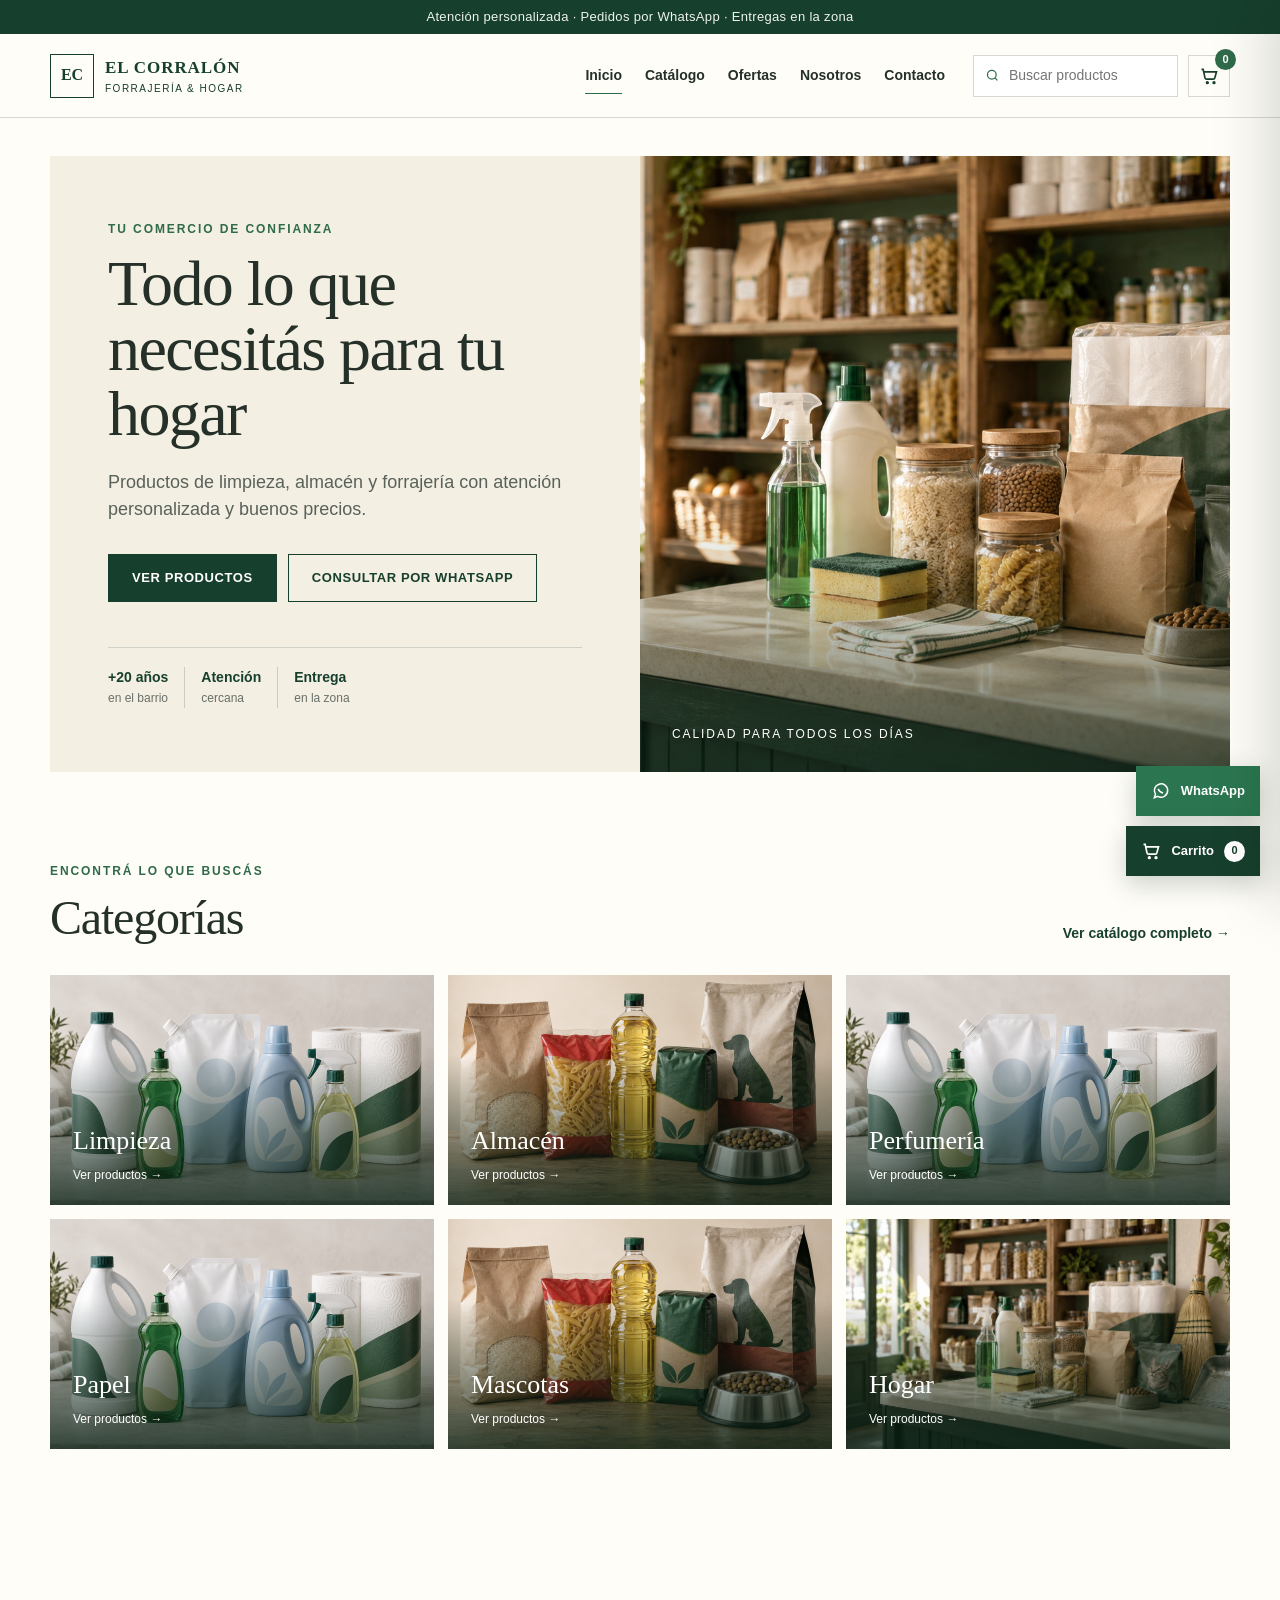
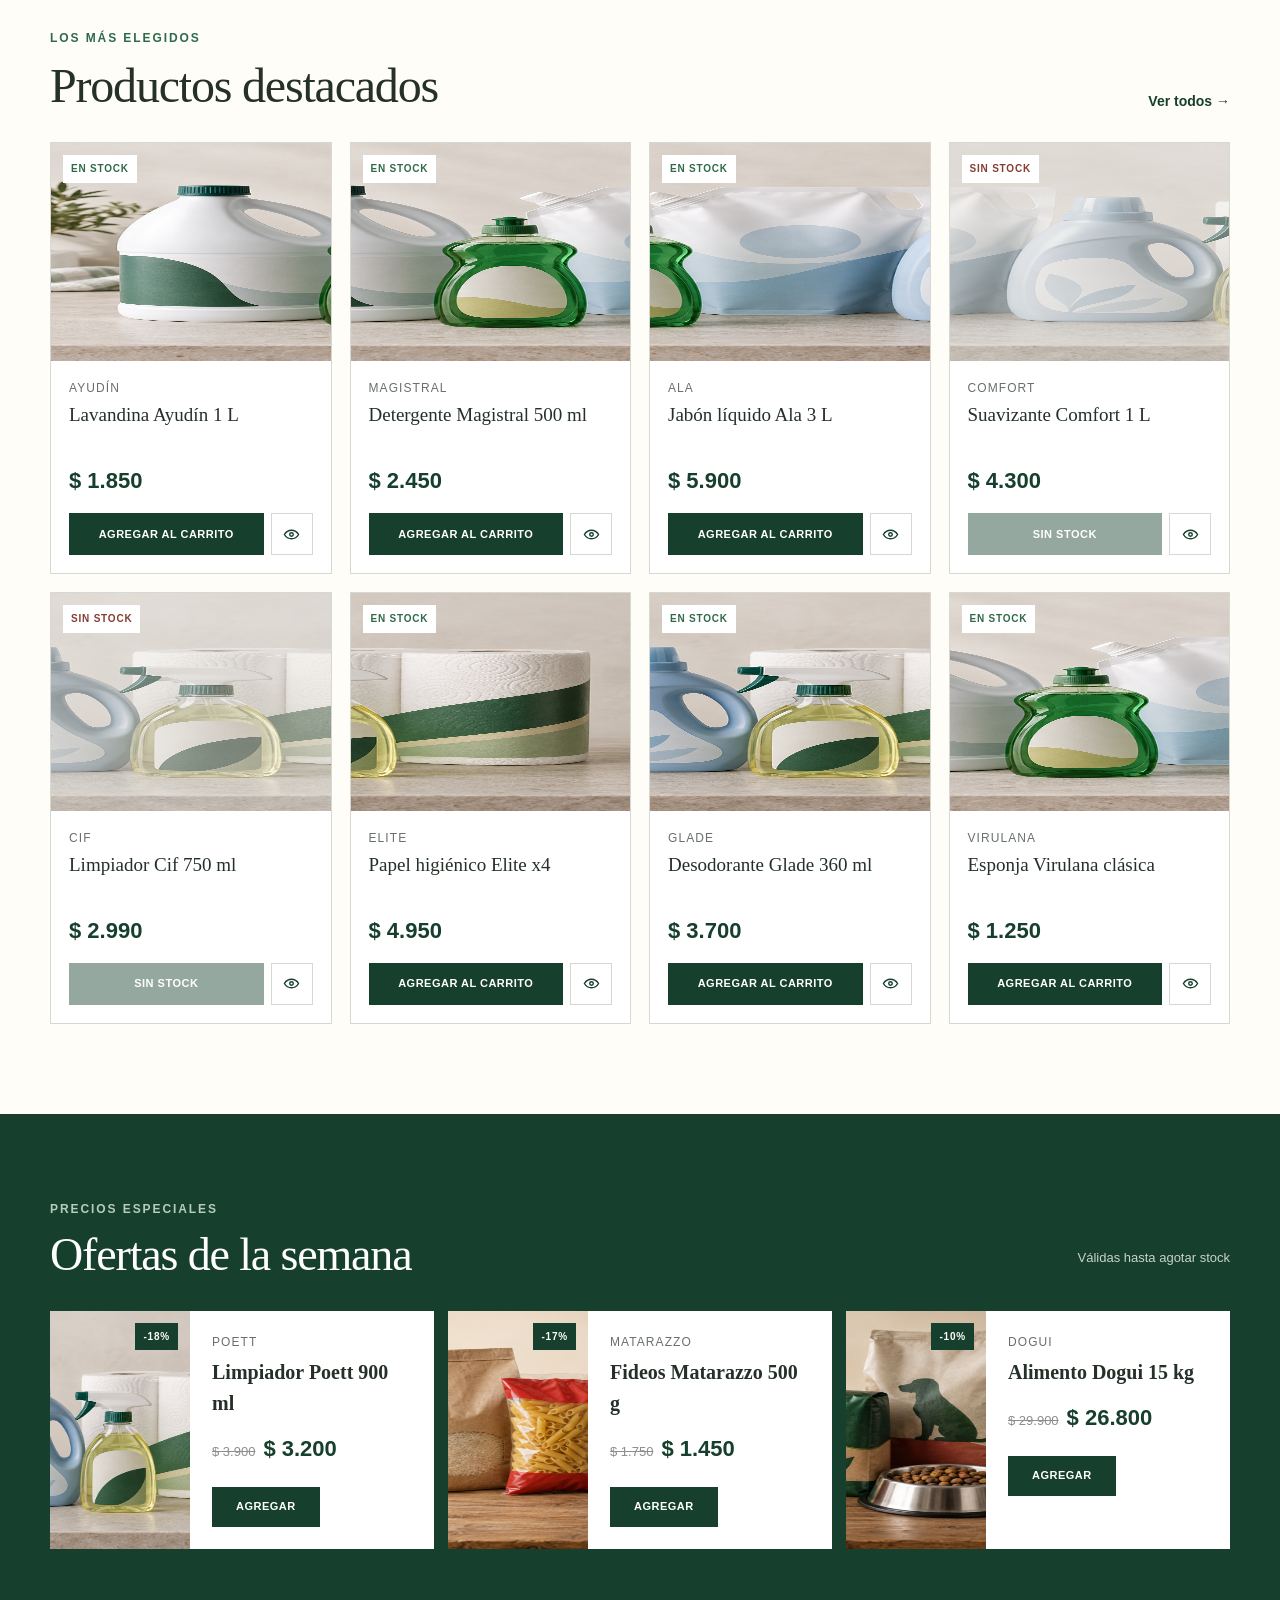
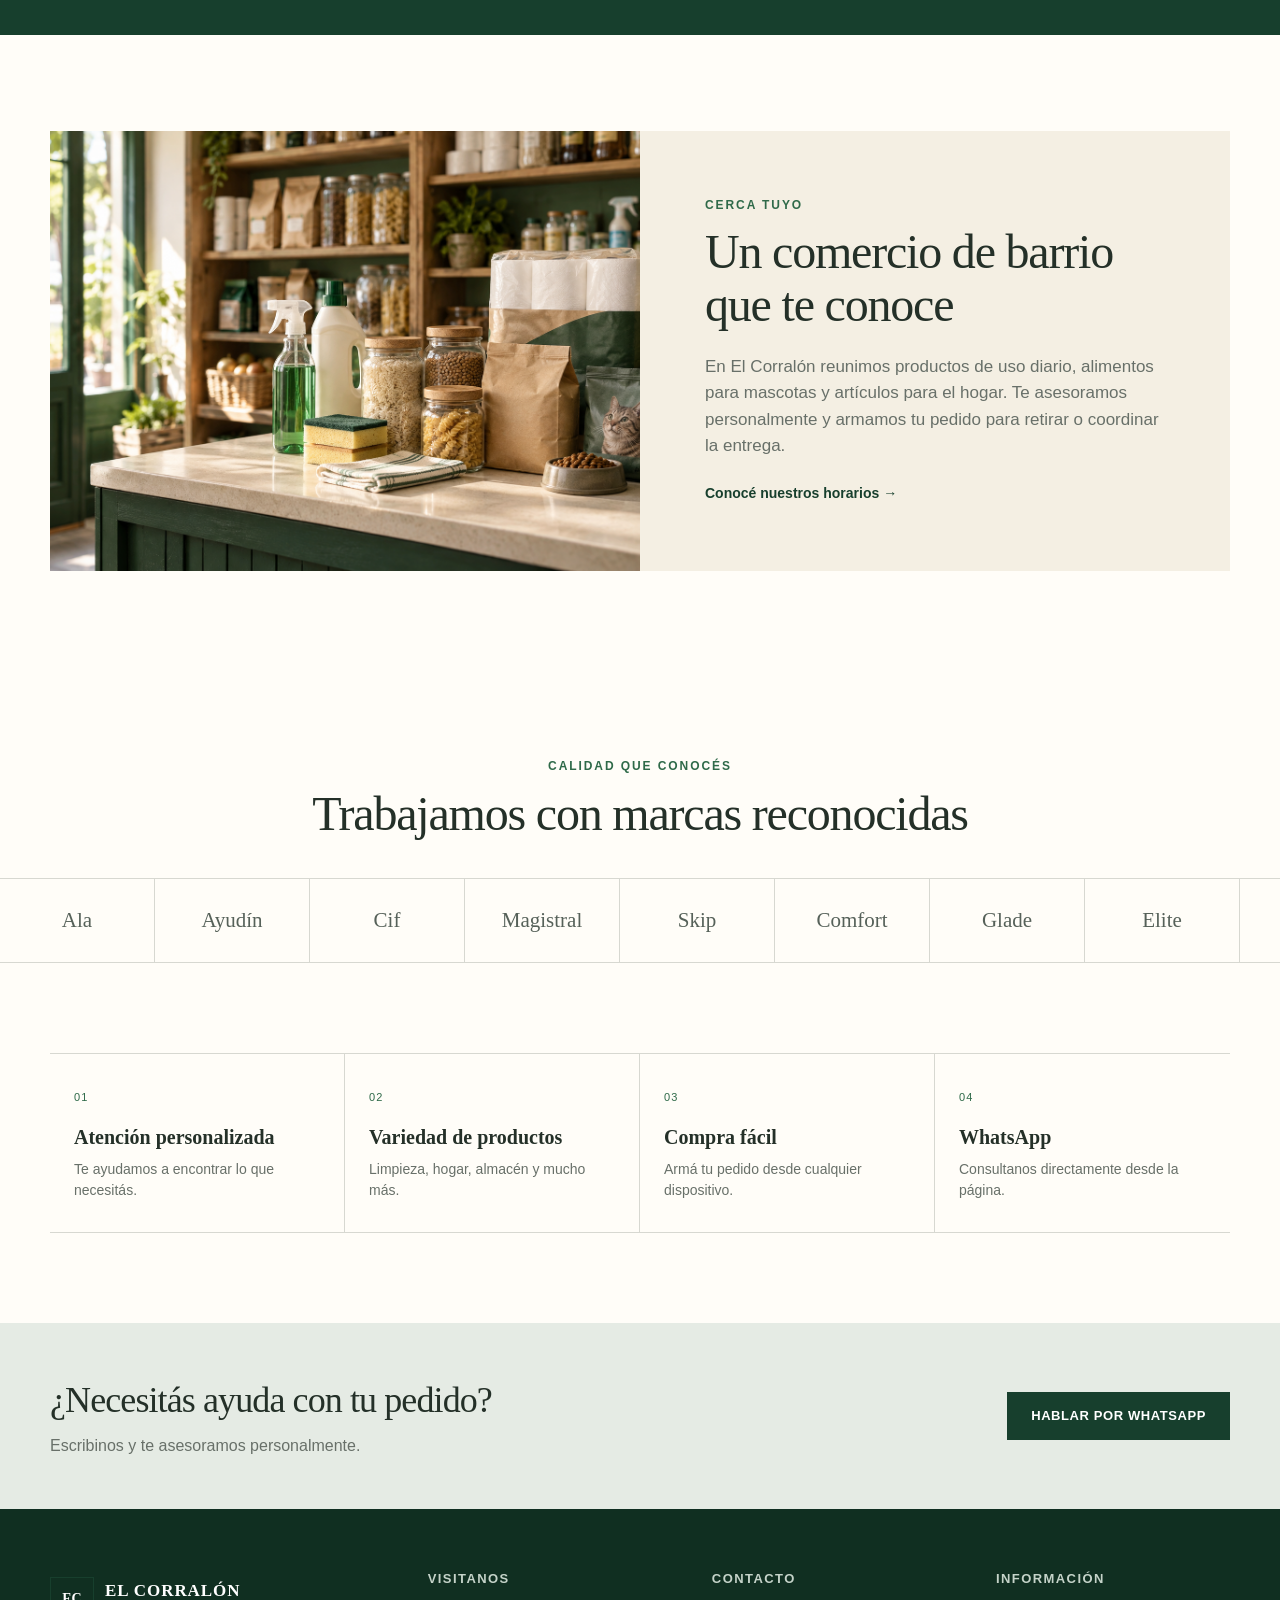
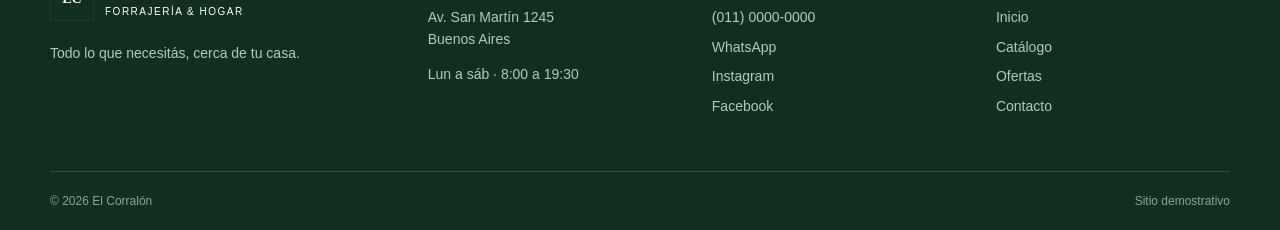
<file: index.html>
<!doctype html>
<html lang="es"><head><meta charset="utf-8"><meta name="viewport" content="width=device-width,initial-scale=1"><title>El Corralón | Forrajería y artículos para el hogar</title><meta name="description" content="Productos de limpieza, almacén, mascotas y hogar con atención personalizada."><link rel="stylesheet" href="styles.css"></head>
<body data-page="home"><div id="site-header"></div><main>
<section class="hero wrap reveal"><div class="hero-copy"><p class="eyebrow">TU COMERCIO DE CONFIANZA</p><h1>Todo lo que necesitás para tu hogar</h1><p>Productos de limpieza, almacén y forrajería con atención personalizada y buenos precios.</p><div class="button-row"><a class="btn btn-primary" href="catalogo.html">Ver productos</a><a class="btn btn-outline" data-whatsapp="help" href="#">Consultar por WhatsApp</a></div><div class="hero-proof"><span><b>+20 años</b> en el barrio</span><span><b>Atención</b> cercana</span><span><b>Entrega</b> en la zona</span></div></div><figure class="hero-photo"><img src="assets/hero.png" alt="Productos para el hogar, limpieza, almacén y mascotas"><figcaption>Calidad para todos los días</figcaption></figure></section>
<section class="section wrap reveal" aria-labelledby="categorias-title"><div class="section-head"><div><p class="eyebrow">ENCONTRÁ LO QUE BUSCÁS</p><h2 id="categorias-title">Categorías</h2></div><a class="text-link" href="catalogo.html">Ver catálogo completo <span>→</span></a></div><div class="category-grid stagger"><a class="category-card" href="catalogo.html?categoria=Limpieza"><img src="assets/limpieza.png" alt="Productos de limpieza"><span><b>Limpieza</b><small>Ver productos →</small></span></a><a class="category-card" href="catalogo.html?categoria=Almacén"><img src="assets/almacen-mascotas.png" alt="Productos de almacén"><span><b>Almacén</b><small>Ver productos →</small></span></a><a class="category-card" href="catalogo.html?categoria=Perfumería"><img src="assets/limpieza.png" alt="Productos de perfumería"><span><b>Perfumería</b><small>Ver productos →</small></span></a><a class="category-card" href="catalogo.html?categoria=Papel"><img src="assets/limpieza.png" alt="Productos de papel"><span><b>Papel</b><small>Ver productos →</small></span></a><a class="category-card" href="catalogo.html?categoria=Mascotas"><img src="assets/almacen-mascotas.png" alt="Alimentos para mascotas"><span><b>Mascotas</b><small>Ver productos →</small></span></a><a class="category-card" href="catalogo.html?categoria=Hogar"><img src="assets/hero.png" alt="Artículos para el hogar"><span><b>Hogar</b><small>Ver productos →</small></span></a></div></section>
<section class="section wrap reveal" aria-labelledby="featured-title"><div class="section-head"><div><p class="eyebrow">LOS MÁS ELEGIDOS</p><h2 id="featured-title">Productos destacados</h2></div><a class="text-link" href="catalogo.html">Ver todos <span>→</span></a></div><div class="product-grid stagger" id="featured-products"></div></section>
<section class="offers-section" id="ofertas"><div class="wrap reveal"><div class="section-head light"><div><p class="eyebrow">PRECIOS ESPECIALES</p><h2>Ofertas de la semana</h2></div><p class="section-note">Válidas hasta agotar stock</p></div><div class="offer-grid stagger" id="offer-products"></div></div></section>
<section class="about wrap reveal" id="nosotros"><div class="about-photo"><img src="assets/hero.png" alt="Interior de El Corralón"></div><div class="about-copy"><p class="eyebrow">CERCA TUYO</p><h2>Un comercio de barrio que te conoce</h2><p>En El Corralón reunimos productos de uso diario, alimentos para mascotas y artículos para el hogar. Te asesoramos personalmente y armamos tu pedido para retirar o coordinar la entrega.</p><a class="text-link" href="#contacto">Conocé nuestros horarios →</a></div></section>
<section class="brands section reveal" aria-labelledby="brands-title"><div class="wrap"><p class="eyebrow">CALIDAD QUE CONOCÉS</p><h2 id="brands-title">Trabajamos con marcas reconocidas</h2></div><div class="brand-track"><div class="brand-row"><span>Ala</span><span>Ayudín</span><span>Cif</span><span>Magistral</span><span>Skip</span><span>Comfort</span><span>Glade</span><span>Elite</span><span>Virulana</span><span>Poett</span><span>Ala</span><span>Ayudín</span><span>Cif</span><span>Magistral</span><span>Skip</span><span>Comfort</span><span>Glade</span><span>Elite</span><span>Virulana</span><span>Poett</span></div></div></section>
<section class="trust wrap reveal"><article><span class="trust-num">01</span><h3>Atención personalizada</h3><p>Te ayudamos a encontrar lo que necesitás.</p></article><article><span class="trust-num">02</span><h3>Variedad de productos</h3><p>Limpieza, hogar, almacén y mucho más.</p></article><article><span class="trust-num">03</span><h3>Compra fácil</h3><p>Armá tu pedido desde cualquier dispositivo.</p></article><article><span class="trust-num">04</span><h3>WhatsApp</h3><p>Consultanos directamente desde la página.</p></article></section>
</main><div id="site-footer"></div><div id="global-ui"></div><script src="data.js"></script><script src="app.js"></script></body></html>
</file>
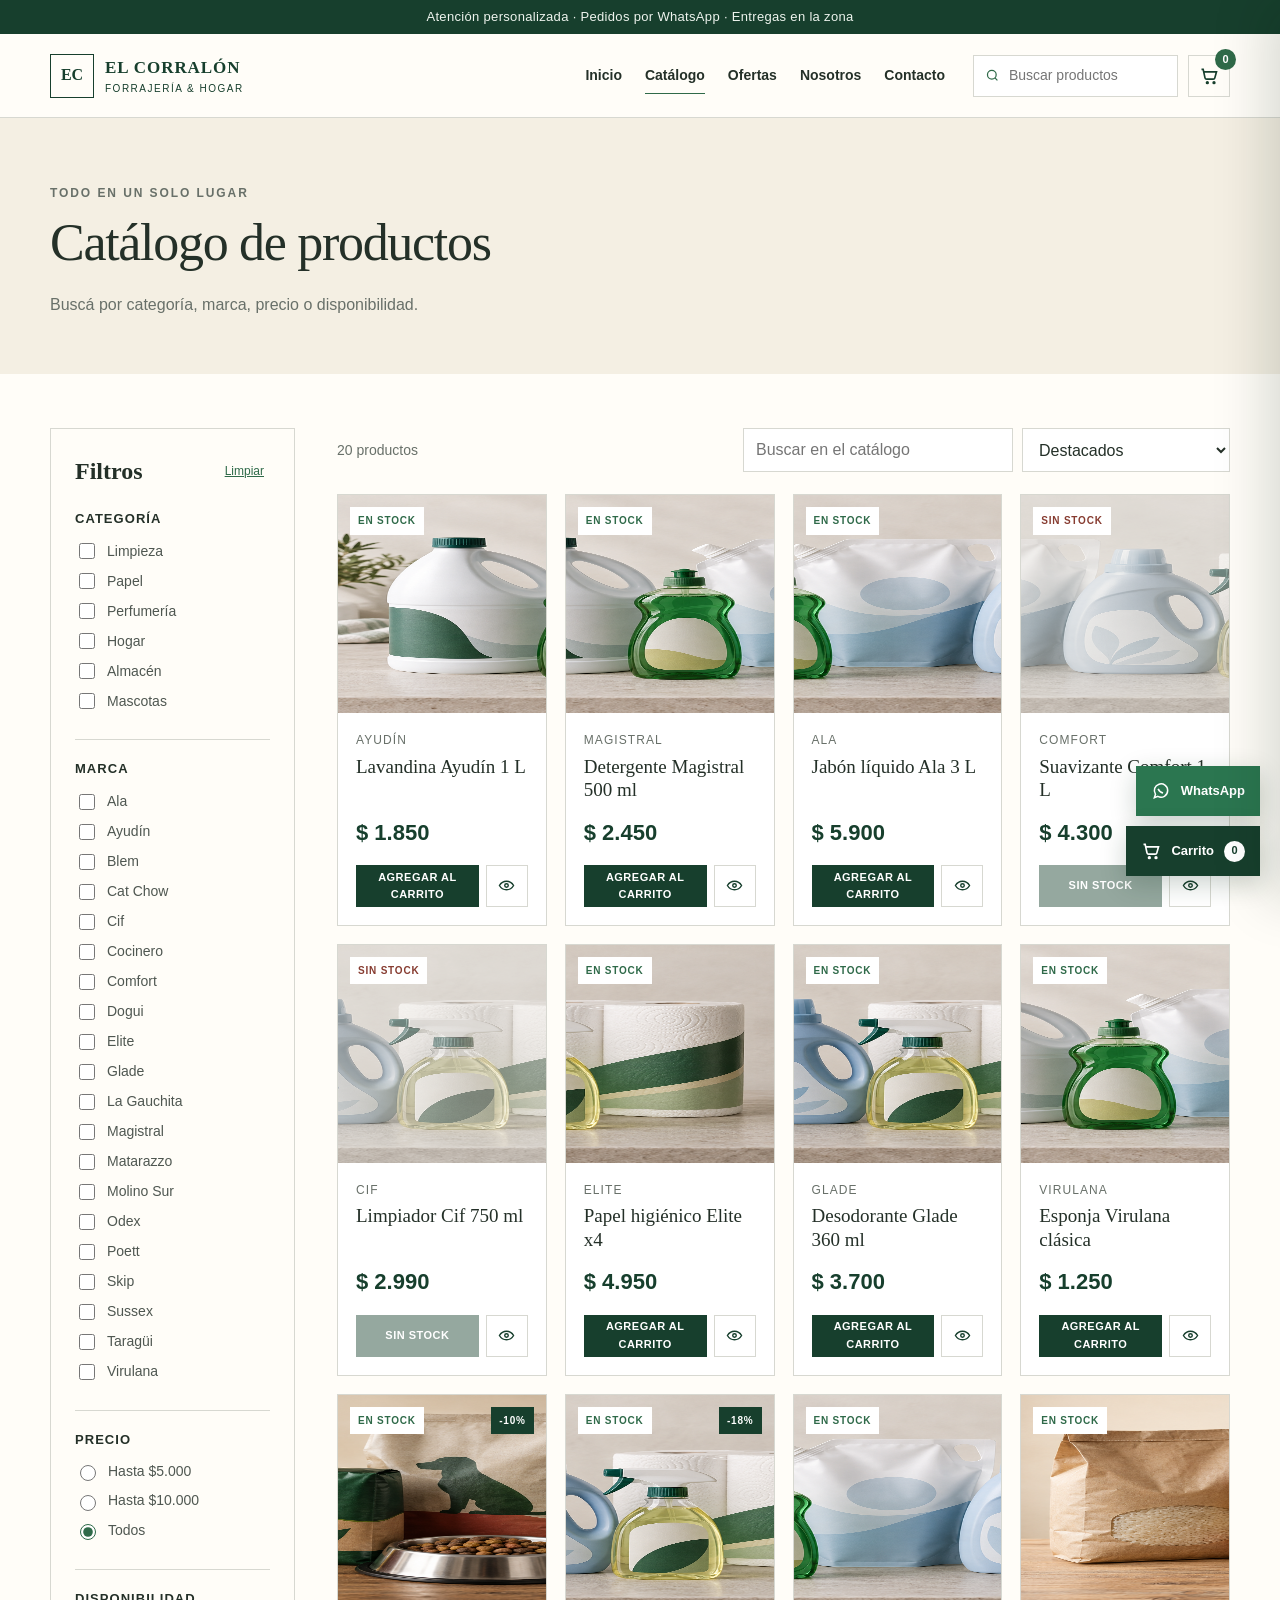
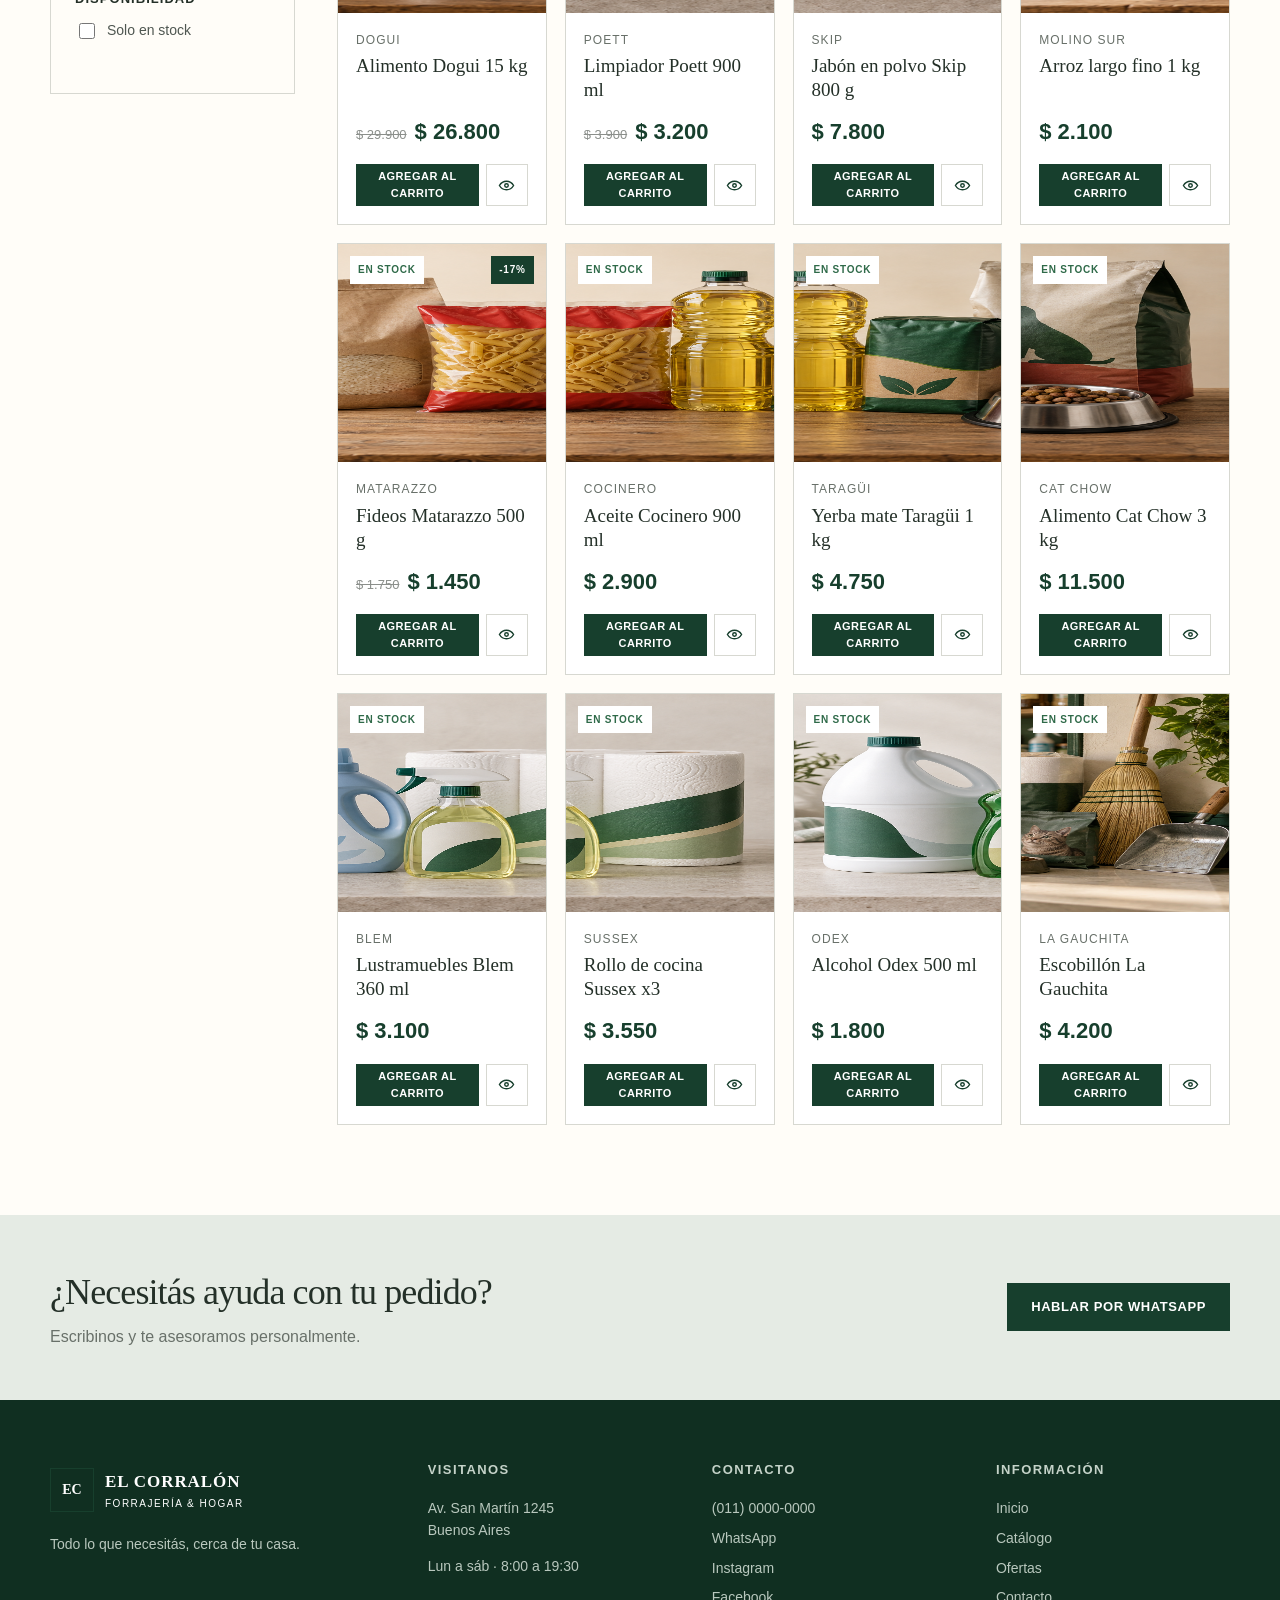
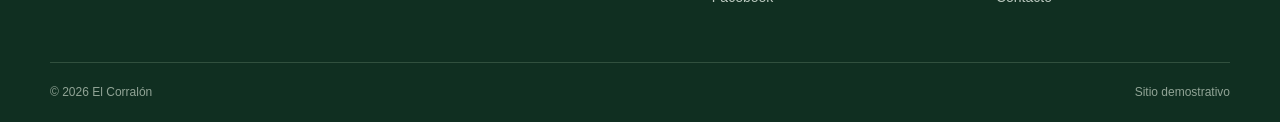
<file: catalogo.html>
<!doctype html><html lang="es"><head><meta charset="utf-8"><meta name="viewport" content="width=device-width,initial-scale=1"><title>Catálogo | El Corralón</title><meta name="description" content="Catálogo de productos de limpieza, almacén, mascotas, papel y hogar."><link rel="stylesheet" href="styles.css"></head><body data-page="catalog"><div id="site-header"></div><main><section class="catalog-hero"><div class="wrap"><p class="eyebrow">TODO EN UN SOLO LUGAR</p><h1>Catálogo de productos</h1><p>Buscá por categoría, marca, precio o disponibilidad.</p></div></section><div class="catalog-layout wrap"><aside class="filters" id="filters"><button class="close-btn" id="close-filters" aria-label="Cerrar filtros">×</button><div class="filter-head"><h2>Filtros</h2><button class="clear-filters" id="clear-filters">Limpiar</button></div><div id="filter-content"></div></aside><section class="catalog-main"><div class="catalog-tools"><div><button class="btn btn-outline mobile-filter-btn" id="open-filters">Filtros</button> <span class="results-count" id="results-count"></span></div><div class="catalog-tools-right"><input class="catalog-search" id="catalog-search" type="search" placeholder="Buscar en el catálogo" aria-label="Buscar en el catálogo"><select class="sort-select" id="sort-products" aria-label="Ordenar productos"><option value="featured">Destacados</option><option value="price-asc">Precio: menor a mayor</option><option value="price-desc">Precio: mayor a menor</option><option value="name">Nombre</option></select></div></div><div class="product-grid stagger visible" id="catalog-products"></div></section></div></main><div id="site-footer"></div><div id="global-ui"></div><script src="data.js"></script><script src="app.js"></script></body></html>
</file>
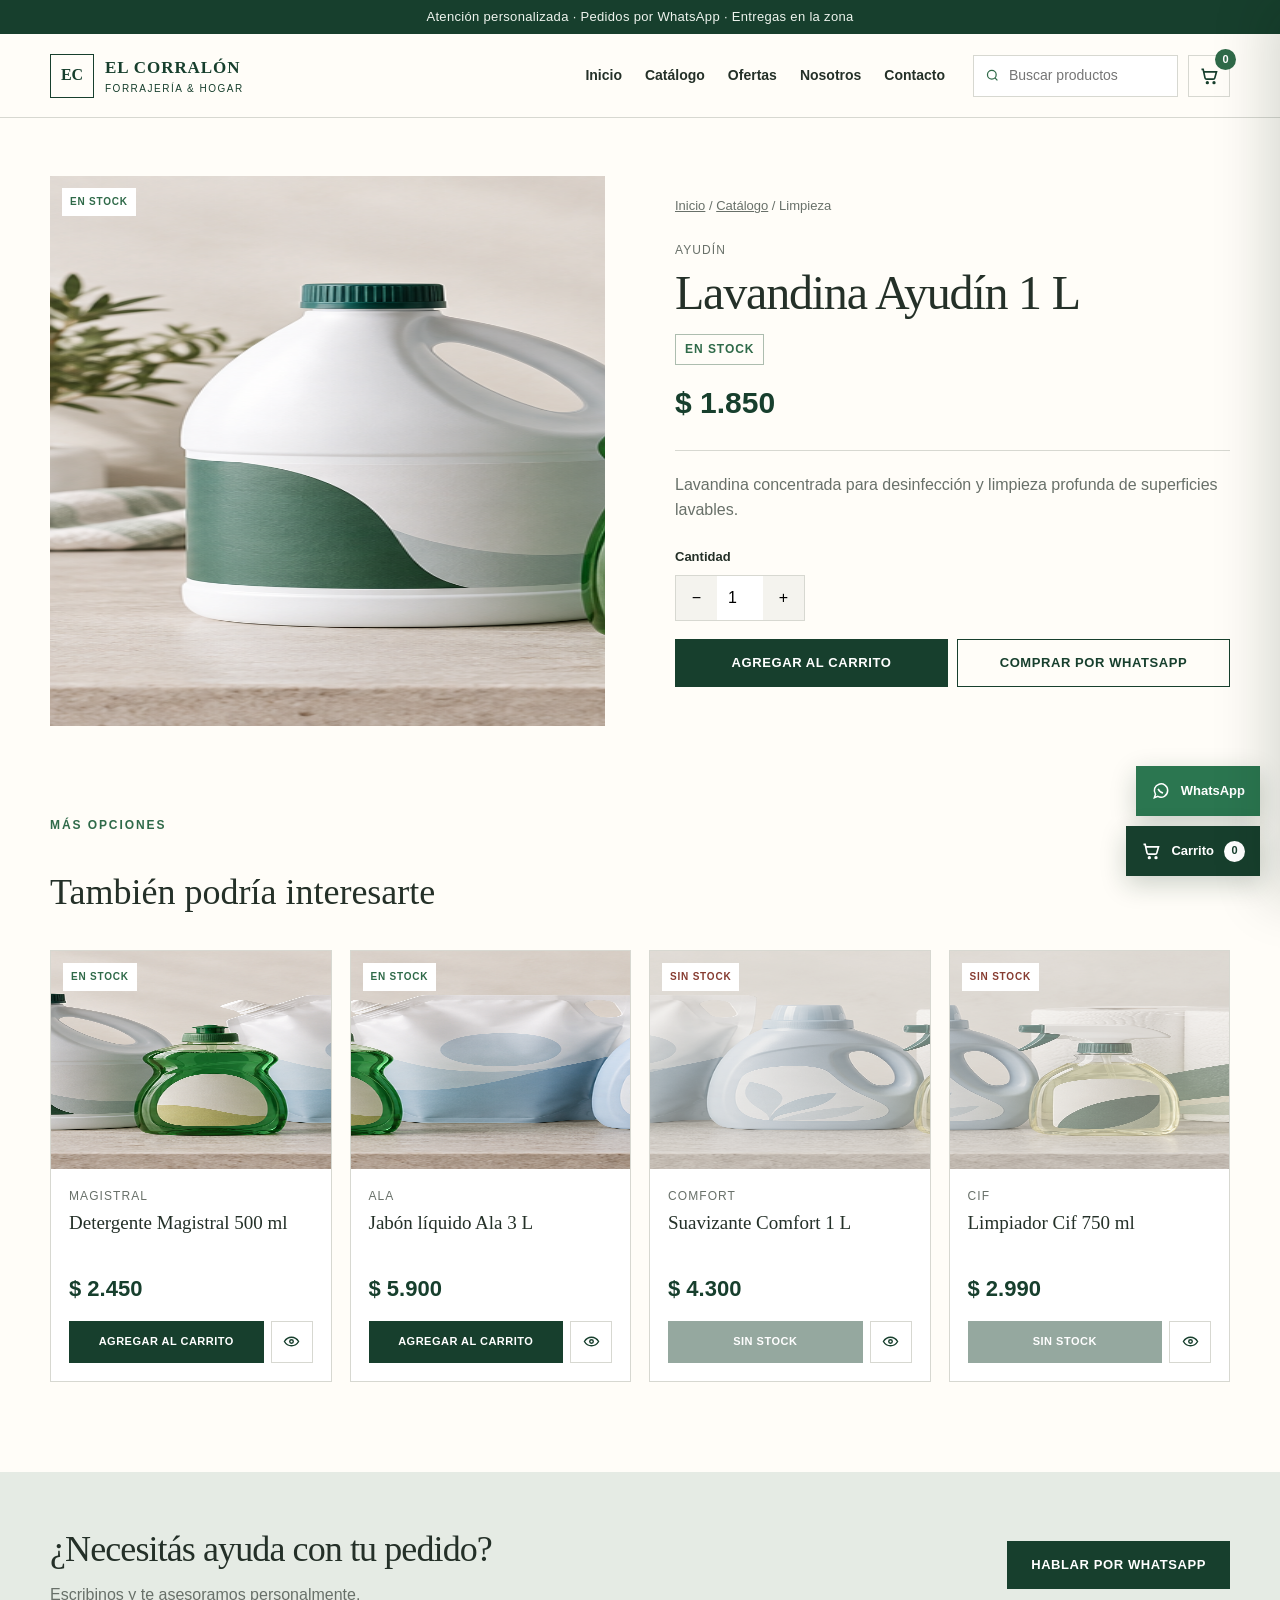
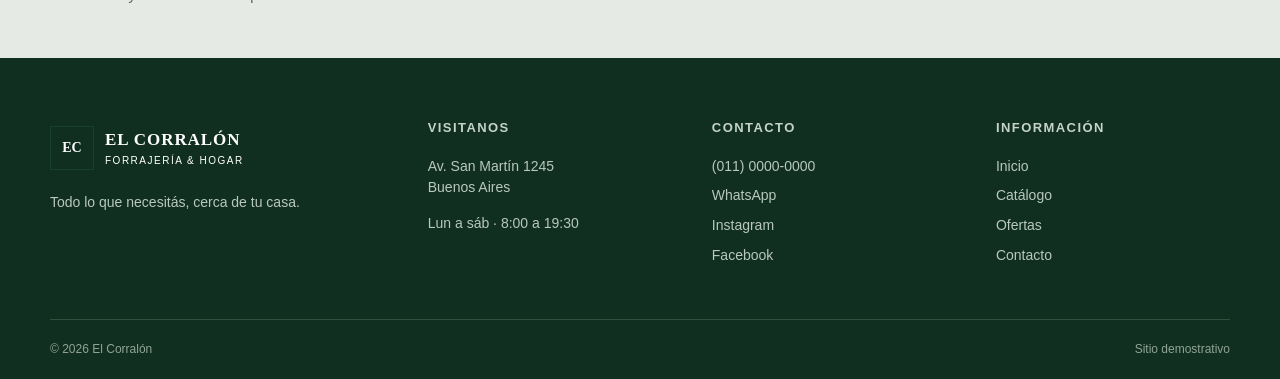
<file: producto.html>
<!doctype html><html lang="es"><head><meta charset="utf-8"><meta name="viewport" content="width=device-width,initial-scale=1"><title>Producto | El Corralón</title><meta name="description" content="Detalle de producto de El Corralón."><link rel="stylesheet" href="styles.css"></head><body data-page="product"><div id="site-header"></div><main><section class="product-detail wrap" id="product-detail"></section><section class="related wrap"><p class="eyebrow">MÁS OPCIONES</p><h2>También podría interesarte</h2><div class="product-grid stagger visible" id="related-products"></div></section></main><div id="site-footer"></div><div id="global-ui"></div><script src="data.js"></script><script src="app.js"></script></body></html>
</file>
<file: styles.css>
:root{--ink:#243028;--forest:#173f2d;--green:#2f6a49;--green-soft:#e5ebe4;--cream:#f4efe3;--paper:#fffdf8;--white:#fff;--line:#d7d8d1;--muted:#687069;--danger:#873c31;--shadow:0 12px 35px rgba(24,50,36,.1);--max:1180px;--ease:cubic-bezier(.2,.7,.2,1)}
*{box-sizing:border-box}html{scroll-behavior:smooth}body{margin:0;background:var(--paper);color:var(--ink);font-family:Arial,"Helvetica Neue",sans-serif;font-size:16px;line-height:1.55;overflow-x:hidden}body.lock{overflow:hidden}img{max-width:100%;display:block}button,input,select{font:inherit}button,a{-webkit-tap-highlight-color:transparent}.wrap{width:min(calc(100% - 40px),var(--max));margin-inline:auto}.topbar{background:var(--forest);color:#eef4ee;text-align:center;padding:7px 20px;font-size:13px;letter-spacing:.025em}.site-header{height:84px;border-bottom:1px solid var(--line);background:rgba(255,253,248,.96);position:sticky;top:0;z-index:50;transition:height .25s,box-shadow .25s}.site-header.scrolled{height:72px;box-shadow:0 4px 18px rgba(20,45,30,.08)}.header-inner{height:100%;display:flex;align-items:center;gap:28px}.brand{display:flex;align-items:center;gap:11px;color:var(--forest);text-decoration:none;margin-right:auto;flex:none}.brand-mark{width:44px;height:44px;display:grid;place-items:center;border:1px solid var(--forest);font-family:Georgia,serif;font-weight:700}.brand strong,.brand small{display:block}.brand strong{font-family:Georgia,serif;font-size:17px;letter-spacing:.055em}.brand small{font-size:10px;letter-spacing:.15em;text-transform:uppercase}.main-nav{display:flex;gap:23px}.main-nav a{color:var(--ink);text-decoration:none;font-size:14px;font-weight:600;position:relative}.main-nav a:after{content:"";position:absolute;left:0;right:100%;bottom:-8px;height:1px;background:var(--green);transition:right .25s}.main-nav a:hover:after,.main-nav a.active:after{right:0}.header-actions{display:flex;align-items:center;gap:10px}.search{height:42px;width:205px;display:flex;align-items:center;gap:7px;border:1px solid var(--line);background:#fff;padding:0 11px}.search svg{width:17px;color:var(--green)}.search input{border:0;outline:0;background:transparent;min-width:0;width:100%;font-size:14px}.icon-btn{width:42px;height:42px;display:grid;place-items:center;background:transparent;border:1px solid var(--line);color:var(--forest);cursor:pointer}.icon-btn svg{width:20px}.cart-header{position:relative}.cart-count{position:absolute;right:-7px;top:-7px;width:21px;height:21px;border-radius:50%;display:grid;place-items:center;background:var(--green);color:white;font-size:11px;font-weight:700}.menu-btn{display:none}.mobile-nav{display:none}
.hero{margin-top:38px;min-height:520px;display:grid;grid-template-columns:1fr 1fr;background:var(--cream);overflow:hidden}.hero-copy{padding:64px 58px;align-self:center}.eyebrow{margin:0 0 12px;color:var(--green);font-size:12px;font-weight:700;letter-spacing:.16em}.hero h1,.section h2,.section-head h2,.about h2,.catalog-hero h1,.product-info h1,.footer-cta h2{font-family:Georgia,serif;font-weight:500;letter-spacing:-.025em}.hero h1{font-size:clamp(44px,5vw,67px);line-height:1.02;margin:0 0 22px;max-width:560px}.hero-copy>p:not(.eyebrow){font-size:18px;color:#58625b;max-width:550px}.button-row{display:flex;gap:11px;margin-top:30px;flex-wrap:wrap}.btn{min-height:48px;display:inline-flex;align-items:center;justify-content:center;padding:0 23px;border:1px solid var(--forest);text-decoration:none;text-transform:uppercase;font-size:13px;font-weight:700;letter-spacing:.045em;cursor:pointer;transition:transform .2s,background .2s,color .2s,opacity .2s}.btn:active{transform:translateY(1px)}.btn-primary{background:var(--forest);color:white}.btn-primary:hover{background:#25573d}.btn-outline{background:transparent;color:var(--forest)}.btn-outline:hover{background:var(--forest);color:white}.btn-light{background:#fff;color:var(--forest);border-color:#fff}.btn-block{width:100%}.btn:disabled{cursor:not-allowed;opacity:.45}.hero-proof{display:flex;margin-top:45px;border-top:1px solid #cfd0c7;padding-top:19px}.hero-proof span{font-size:12px;color:var(--muted);padding:0 16px;border-right:1px solid #caccc4}.hero-proof span:first-child{padding-left:0}.hero-proof span:last-child{border:0}.hero-proof b{display:block;color:var(--forest);font-size:14px}.hero-photo{margin:0;position:relative;min-height:520px;overflow:hidden}.hero-photo img{width:100%;height:100%;object-fit:cover}.hero-photo:after{content:"";position:absolute;inset:0;background:linear-gradient(180deg,transparent 58%,rgba(16,40,27,.65))}.hero-photo figcaption{position:absolute;left:32px;bottom:28px;color:white;z-index:1;font-size:12px;text-transform:uppercase;letter-spacing:.16em}
.section{padding-block:90px}.section-head{display:flex;justify-content:space-between;align-items:end;margin-bottom:30px}.section-head h2,.about h2,.brands h2{font-size:clamp(34px,4vw,48px);line-height:1.1;margin:0}.text-link{color:var(--forest);font-size:14px;font-weight:700;text-decoration:none}.text-link span{display:inline-block;transition:transform .2s}.text-link:hover span{transform:translateX(4px)}.category-grid{display:grid;grid-template-columns:repeat(3,1fr);gap:14px}.category-card{height:230px;position:relative;overflow:hidden;color:white;text-decoration:none;background:var(--forest)}.category-card img{width:100%;height:100%;object-fit:cover;transition:transform .35s var(--ease);filter:saturate(.82)}.category-card:nth-child(2) img,.category-card:nth-child(5) img{object-position:70% center}.category-card:nth-child(3) img{object-position:35% center}.category-card:after{content:"";position:absolute;inset:35% 0 0;background:linear-gradient(transparent,rgba(11,34,22,.8))}.category-card span{position:absolute;z-index:1;left:23px;right:23px;bottom:20px}.category-card b,.category-card small{display:block}.category-card b{font-family:Georgia,serif;font-size:26px;font-weight:500}.category-card small{font-size:12px;margin-top:5px}.category-card:hover img{transform:scale(1.035)}
.product-grid{display:grid;grid-template-columns:repeat(4,1fr);gap:18px}.product-card{border:1px solid var(--line);background:#fff;transition:transform .28s var(--ease),box-shadow .28s,border-color .28s;display:flex;flex-direction:column;min-width:0}.product-card:hover{transform:translateY(-3px);box-shadow:var(--shadow);border-color:#c3cbc3}.product-media{height:218px;position:relative;overflow:hidden;background:#f1eee7;display:block}.product-shot{width:100%;height:100%;background-repeat:no-repeat;background-size:430% 100%;transition:transform .3s var(--ease)}.product-card:hover .product-shot{transform:scale(1.025)}.out .product-shot{filter:grayscale(.35);opacity:.58}.stock-badge,.discount-badge{position:absolute;top:12px;left:12px;background:#fff;color:var(--green);font-size:10px;font-weight:800;letter-spacing:.08em;padding:6px 8px;text-transform:uppercase}.stock-badge.no{color:var(--danger)}.discount-badge{left:auto;right:12px;background:var(--forest);color:white}.product-body{padding:18px;display:flex;flex-direction:column;flex:1}.brand-name{color:var(--muted);font-size:12px;text-transform:uppercase;letter-spacing:.09em;margin:0 0 5px}.product-name{font-family:Georgia,serif;font-size:19px;line-height:1.25;color:var(--ink);text-decoration:none;min-height:48px}.price-row{display:flex;align-items:baseline;gap:8px;margin:13px 0 15px}.price{font-size:22px;font-weight:750;color:var(--forest)}.old-price{color:#8b8f8b;font-size:13px;text-decoration:line-through}.card-actions{display:grid;grid-template-columns:1fr 42px;gap:7px;margin-top:auto}.card-actions .btn{min-height:42px;padding:0 10px;font-size:11px}.detail-btn{border:1px solid var(--line);display:grid;place-items:center;color:var(--forest)}.detail-btn svg{width:17px}.offers-section{background:var(--forest);padding-block:86px;color:#fff}.section-head.light .eyebrow{color:#b5cdbb}.section-head.light h2{font-family:Georgia,serif;font-size:46px;font-weight:500;margin:0}.section-note{font-size:13px;color:#c8d3cb}.offer-grid{display:grid;grid-template-columns:repeat(3,1fr);gap:14px}.offer-card{display:grid;grid-template-columns:140px 1fr;background:#fff;color:var(--ink);min-height:180px}.offer-card .product-media{height:100%}.offer-content{padding:22px}.offer-content h3{font-family:Georgia,serif;font-size:20px;margin:5px 0}.offer-content .btn{min-height:40px;margin-top:6px;font-size:11px}
.about{display:grid;grid-template-columns:1fr 1fr;margin-block:96px;background:var(--cream)}.about-photo{min-height:440px}.about-photo img{width:100%;height:100%;object-fit:cover;object-position:25% center}.about-copy{padding:65px;align-self:center}.about-copy p:not(.eyebrow){color:var(--muted);font-size:17px;margin:22px 0}.brands{overflow:hidden}.brands .wrap{text-align:center}.brand-track{overflow:hidden;margin-top:38px;border-block:1px solid var(--line)}.brand-row{display:flex;width:max-content;animation:brands 35s linear infinite}.brand-row:hover{animation-play-state:paused}.brand-row span{width:155px;padding:25px 18px;text-align:center;font-family:Georgia,serif;font-size:21px;color:#566159;border-right:1px solid var(--line)}@keyframes brands{to{transform:translateX(-50%)}}.trust{display:grid;grid-template-columns:repeat(4,1fr);margin-block:0 90px;border-block:1px solid var(--line)}.trust article{padding:30px 24px;border-right:1px solid var(--line)}.trust article:last-child{border:0}.trust-num{font-size:11px;color:var(--green);letter-spacing:.1em}.trust h3{font-family:Georgia,serif;font-size:20px;margin:13px 0 6px}.trust p{font-size:14px;color:var(--muted);margin:0}
.footer-cta{background:#e5ebe4;padding:50px 0}.footer-cta .wrap{display:flex;align-items:center;justify-content:space-between;gap:25px}.footer-cta h2{font-size:36px;margin:0}.footer-cta p{margin:5px 0 0;color:var(--muted)}.footer{background:#102f21;color:#eaf1ec;padding:60px 0 20px}.footer-grid{display:grid;grid-template-columns:1.4fr repeat(3,1fr);gap:50px}.footer .brand{color:white;display:inline-flex}.footer h3{font-size:13px;text-transform:uppercase;letter-spacing:.11em;margin:0 0 18px;color:#c5d3c9}.footer p,.footer a{color:#b9c8be;font-size:14px;text-decoration:none}.footer a{display:block;margin:8px 0}.footer-bottom{display:flex;justify-content:space-between;border-top:1px solid #31503e;margin-top:45px;padding-top:20px;color:#91a496;font-size:12px}
.catalog-hero{background:var(--cream);padding:56px 0}.catalog-hero h1{font-size:52px;margin:0}.catalog-hero p{color:var(--muted);margin:10px 0 0}.catalog-layout{display:grid;grid-template-columns:245px 1fr;gap:42px;padding-block:54px 90px}.filters{border:1px solid var(--line);padding:24px;height:max-content;position:sticky;top:94px}.filters>.close-btn{display:none}.filter-head{display:flex;align-items:center;justify-content:space-between}.filter-head h2{font-family:Georgia,serif;font-size:24px;margin:0}.clear-filters{border:0;background:none;color:var(--green);font-size:12px;text-decoration:underline;cursor:pointer}.filter-group{padding:19px 0;border-bottom:1px solid var(--line)}.filter-group:last-child{border:0}.filter-group h3{font-size:13px;margin:0 0 11px;text-transform:uppercase;letter-spacing:.08em}.check{display:flex;gap:9px;align-items:center;margin:8px 0;color:#4f5751;font-size:14px}.check input{accent-color:var(--green);width:16px;height:16px}.mobile-filter-btn{display:none}.catalog-tools{display:flex;justify-content:space-between;gap:16px;align-items:center;margin-bottom:22px}.results-count{font-size:14px;color:var(--muted)}.sort-select,.catalog-search{height:44px;border:1px solid var(--line);background:#fff;padding:0 12px;color:var(--ink)}.catalog-search{min-width:270px}.catalog-tools-right{display:flex;gap:9px}.empty-results{border:1px solid var(--line);padding:50px;text-align:center;grid-column:1/-1}.empty-results h3{font-family:Georgia,serif;font-size:26px;margin:0}
.product-detail{display:grid;grid-template-columns:1fr 1fr;gap:70px;padding-block:58px 90px}.product-gallery{background:#f1eee7;min-height:550px;position:relative;overflow:hidden}.product-gallery .product-shot{position:absolute;inset:0;background-size:430% 100%}.product-info{padding-top:20px}.breadcrumbs{font-size:13px;color:var(--muted);margin-bottom:25px}.breadcrumbs a{color:var(--muted)}.product-info h1{font-size:48px;line-height:1.07;margin:7px 0 16px}.detail-price{font-size:30px;font-weight:750;color:var(--forest);margin:15px 0}.detail-stock{display:inline-block;color:var(--green);font-size:12px;font-weight:800;letter-spacing:.08em;border:1px solid #adbdaf;padding:5px 9px}.detail-stock.no{color:var(--danger);border-color:#d5aaa4}.description{color:var(--muted);margin:24px 0;border-top:1px solid var(--line);padding-top:22px}.quantity-label{display:block;font-size:13px;font-weight:700;margin:20px 0 8px}.quantity-picker{display:flex;width:130px;height:46px;border:1px solid var(--line);margin-bottom:18px}.quantity-picker button{width:42px;border:0;background:#f4f3ee;cursor:pointer}.quantity-picker input{width:46px;border:0;text-align:center}.product-cta{display:grid;grid-template-columns:1fr 1fr;gap:9px}.related{padding-bottom:90px}.related h2{font-family:Georgia,serif;font-size:36px;font-weight:500}
.drawer-overlay,.modal-overlay{position:fixed;inset:0;background:rgba(12,25,17,.45);z-index:90;opacity:0;pointer-events:none;transition:opacity .25s}.drawer-overlay.open,.modal-overlay.open{opacity:1;pointer-events:auto}.cart-drawer{position:fixed;top:0;right:0;bottom:0;width:min(470px,92vw);background:var(--paper);z-index:100;transform:translateX(100%);transition:transform .32s var(--ease);display:flex;flex-direction:column;box-shadow:-15px 0 50px rgba(10,25,16,.15)}.cart-drawer.open{transform:translateX(0)}.drawer-head{height:78px;padding:0 24px;border-bottom:1px solid var(--line);display:flex;align-items:center;justify-content:space-between}.drawer-head h2{font-family:Georgia,serif;font-size:28px;font-weight:500;margin:0}.close-btn{border:0;background:none;font-size:28px;line-height:1;cursor:pointer;color:var(--ink)}.cart-items{padding:10px 24px;overflow:auto;flex:1}.cart-empty{text-align:center;padding:65px 20px;color:var(--muted)}.cart-empty svg{width:45px;color:#9aaa9e}.cart-item{display:grid;grid-template-columns:76px 1fr auto;gap:14px;padding:18px 0;border-bottom:1px solid var(--line)}.cart-thumb{height:76px;background-repeat:no-repeat;background-size:430% 100%;background-color:#eee}.cart-item h3{font-size:15px;margin:0 0 4px}.cart-item-price{font-size:14px;color:var(--green);font-weight:700}.mini-qty{display:flex;align-items:center;margin-top:9px}.mini-qty button{width:27px;height:27px;border:1px solid var(--line);background:#fff;cursor:pointer}.mini-qty span{width:30px;text-align:center;font-size:13px}.remove-btn{border:0;background:none;color:#8a5049;font-size:12px;text-decoration:underline;cursor:pointer;align-self:start}.cart-summary{border-top:1px solid var(--line);padding:20px 24px 24px;background:#fff}.summary-line{display:flex;justify-content:space-between;margin:7px 0}.summary-line.total{font-size:21px;font-weight:750;color:var(--forest);padding-top:10px;border-top:1px solid var(--line)}.cart-summary .btn{margin-top:9px}.floating-tools{position:fixed;right:20px;bottom:24px;z-index:60;display:flex;flex-direction:column;align-items:flex-end;gap:10px}.float-btn{height:50px;border:0;background:var(--forest);color:#fff;box-shadow:0 8px 26px rgba(20,51,34,.22);cursor:pointer;display:flex;align-items:center;gap:10px;padding:0 15px;font-size:13px;font-weight:700}.float-btn svg{width:20px}.float-btn.wa{background:#2b7650}.float-btn .cart-count{position:static;background:#fff;color:var(--forest)}.wa-popover{width:285px;background:#fff;border:1px solid var(--line);box-shadow:var(--shadow);padding:19px;display:none}.wa-popover.open{display:block;animation:pop .22s var(--ease)}.wa-popover h3{font-family:Georgia,serif;font-size:21px;margin:0 0 5px}.wa-popover p{font-size:14px;color:var(--muted);margin:0 0 15px}@keyframes pop{from{opacity:0;transform:translateY(6px)}}
.modal{position:fixed;left:50%;top:50%;width:min(520px,calc(100% - 32px));background:#fff;z-index:110;transform:translate(-50%,-47%);opacity:0;pointer-events:none;transition:.25s var(--ease);padding:30px}.modal.open{opacity:1;pointer-events:auto;transform:translate(-50%,-50%)}.modal h2{font-family:Georgia,serif;font-size:32px;font-weight:500;margin:0}.modal-total{font-size:20px;color:var(--forest);font-weight:700;margin:8px 0 22px}.payment-options{display:grid;grid-template-columns:repeat(3,1fr);gap:8px;margin-bottom:20px}.pay-option{border:1px solid var(--line);padding:18px 8px;text-align:center;cursor:pointer;background:#fff}.pay-option.selected{border-color:var(--green);box-shadow:inset 0 0 0 1px var(--green)}.demo-notice{display:none;background:var(--cream);padding:15px;font-size:14px;margin-top:15px}.demo-notice.show{display:block}.toast{position:fixed;left:50%;bottom:28px;transform:translate(-50%,20px);background:var(--forest);color:white;padding:12px 18px;z-index:150;opacity:0;pointer-events:none;transition:.25s}.toast.show{opacity:1;transform:translate(-50%,0)}.reveal{opacity:0;transform:translateY(18px);transition:opacity .65s var(--ease),transform .65s var(--ease)}.reveal.visible{opacity:1;transform:none}.stagger>*{opacity:0;transform:translateY(14px)}.stagger.visible>*{animation:revealItem .55s var(--ease) forwards}.stagger.visible>*:nth-child(2){animation-delay:.06s}.stagger.visible>*:nth-child(3){animation-delay:.12s}.stagger.visible>*:nth-child(4){animation-delay:.18s}.stagger.visible>*:nth-child(5){animation-delay:.24s}.stagger.visible>*:nth-child(6){animation-delay:.3s}.stagger.visible>*:nth-child(n+7){animation-delay:.34s}@keyframes revealItem{to{opacity:1;transform:none}}
@media(max-width:1050px){.main-nav{display:none}.menu-btn{display:grid}.search{width:175px}.product-grid{grid-template-columns:repeat(3,1fr)}.offer-grid{grid-template-columns:1fr 1fr}.offer-card:last-child{display:none}.footer-grid{grid-template-columns:1.4fr 1fr 1fr}.footer-grid>div:last-child{grid-column:2}.catalog-layout{grid-template-columns:215px 1fr}.product-detail{gap:38px}}
@media(max-width:780px){.wrap{width:min(calc(100% - 28px),var(--max))}.topbar{font-size:11px}.site-header{height:72px}.search{display:none}.hero{width:100%;margin-top:0;grid-template-columns:1fr}.hero-copy{padding:50px 28px}.hero-photo{min-height:340px}.hero-proof{margin-top:33px}.category-grid{grid-template-columns:1fr 1fr}.product-grid{grid-template-columns:1fr 1fr;gap:10px}.product-media{height:190px}.product-body{padding:14px}.product-name{font-size:17px;min-height:44px}.offer-grid{grid-template-columns:1fr}.offer-card:last-child{display:grid}.about{width:100%;grid-template-columns:1fr;margin-block:65px}.about-photo{min-height:330px}.about-copy{padding:45px 28px}.trust{grid-template-columns:1fr 1fr}.trust article:nth-child(2){border-right:0}.trust article:nth-child(-n+2){border-bottom:1px solid var(--line)}.footer-cta .wrap{display:block}.footer-cta .btn{margin-top:20px}.footer-grid{grid-template-columns:1fr 1fr}.footer-grid>div:first-child{grid-column:1/-1}.footer-grid>div:last-child{grid-column:auto}.catalog-layout{display:block;padding-top:24px}.filters{display:none;position:fixed;inset:0 0 0 auto;width:min(360px,90vw);z-index:120;background:#fff;overflow:auto;top:0;padding-top:65px}.filters.open{display:block}.filters>.close-btn{display:block;position:absolute;top:18px;right:18px}.mobile-filter-btn{display:inline-flex}.catalog-tools{align-items:stretch;flex-direction:column}.catalog-tools-right{display:grid;grid-template-columns:1fr 1fr}.catalog-search{min-width:0;width:100%}.catalog-hero{padding:40px 0}.catalog-hero h1{font-size:42px}.product-detail{grid-template-columns:1fr;padding-top:25px}.product-gallery{min-height:420px}.product-info{padding-top:0}.product-cta{grid-template-columns:1fr}.floating-tools{right:12px;bottom:14px}.float-btn span.label{display:none}.float-btn{width:50px;padding:0;justify-content:center}.float-btn.cart-float{width:auto;padding:0 12px}.float-btn.cart-float span.label{display:inline}.mobile-nav{position:fixed;display:block;inset:105px 0 auto;background:var(--paper);z-index:49;border-bottom:1px solid var(--line);padding:22px 28px;transform:translateY(-140%);transition:transform .28s var(--ease)}.mobile-nav.open{transform:none}.mobile-nav a{display:block;color:var(--ink);text-decoration:none;font-size:18px;font-family:Georgia,serif;padding:10px 0}}
@media(max-width:470px){.brand strong{font-size:15px}.brand small{font-size:9px}.brand-mark{width:39px;height:39px}.header-actions{gap:6px}.header-inner{gap:8px}.hero-copy{padding:43px 22px}.hero h1{font-size:42px}.button-row{display:grid}.btn{width:100%}.hero-proof span{padding:0 9px}.hero-proof b{font-size:12px}.hero-photo{min-height:280px}.section{padding-block:66px}.section-head{align-items:flex-start;gap:12px}.section-head .text-link{display:none}.category-card{height:180px}.category-card span{left:16px;bottom:14px}.category-card b{font-size:22px}.product-grid{gap:8px}.product-media{height:170px}.card-actions{grid-template-columns:1fr}.detail-btn{display:none}.price{font-size:19px}.stock-badge{top:7px;left:7px}.product-body{padding:12px}.offer-card{grid-template-columns:110px 1fr}.offer-content{padding:17px}.section-head.light h2{font-size:37px}.about-copy{padding:38px 22px}.brand-row span{width:130px}.trust article{padding:23px 15px}.trust h3{font-size:17px}.footer-grid{grid-template-columns:1fr}.footer-grid>div:first-child{grid-column:auto}.footer-bottom{display:block}.catalog-tools-right{grid-template-columns:1fr}.catalog-main .product-grid{grid-template-columns:1fr 1fr}.product-gallery{min-height:350px}.product-info h1{font-size:39px}.payment-options{grid-template-columns:1fr}.modal{max-height:90vh;overflow:auto}}
@media(prefers-reduced-motion:reduce){*,*:before,*:after{scroll-behavior:auto!important;animation-duration:.01ms!important;animation-iteration-count:1!important;transition-duration:.01ms!important}.reveal,.stagger>*{opacity:1;transform:none}}
</file>
